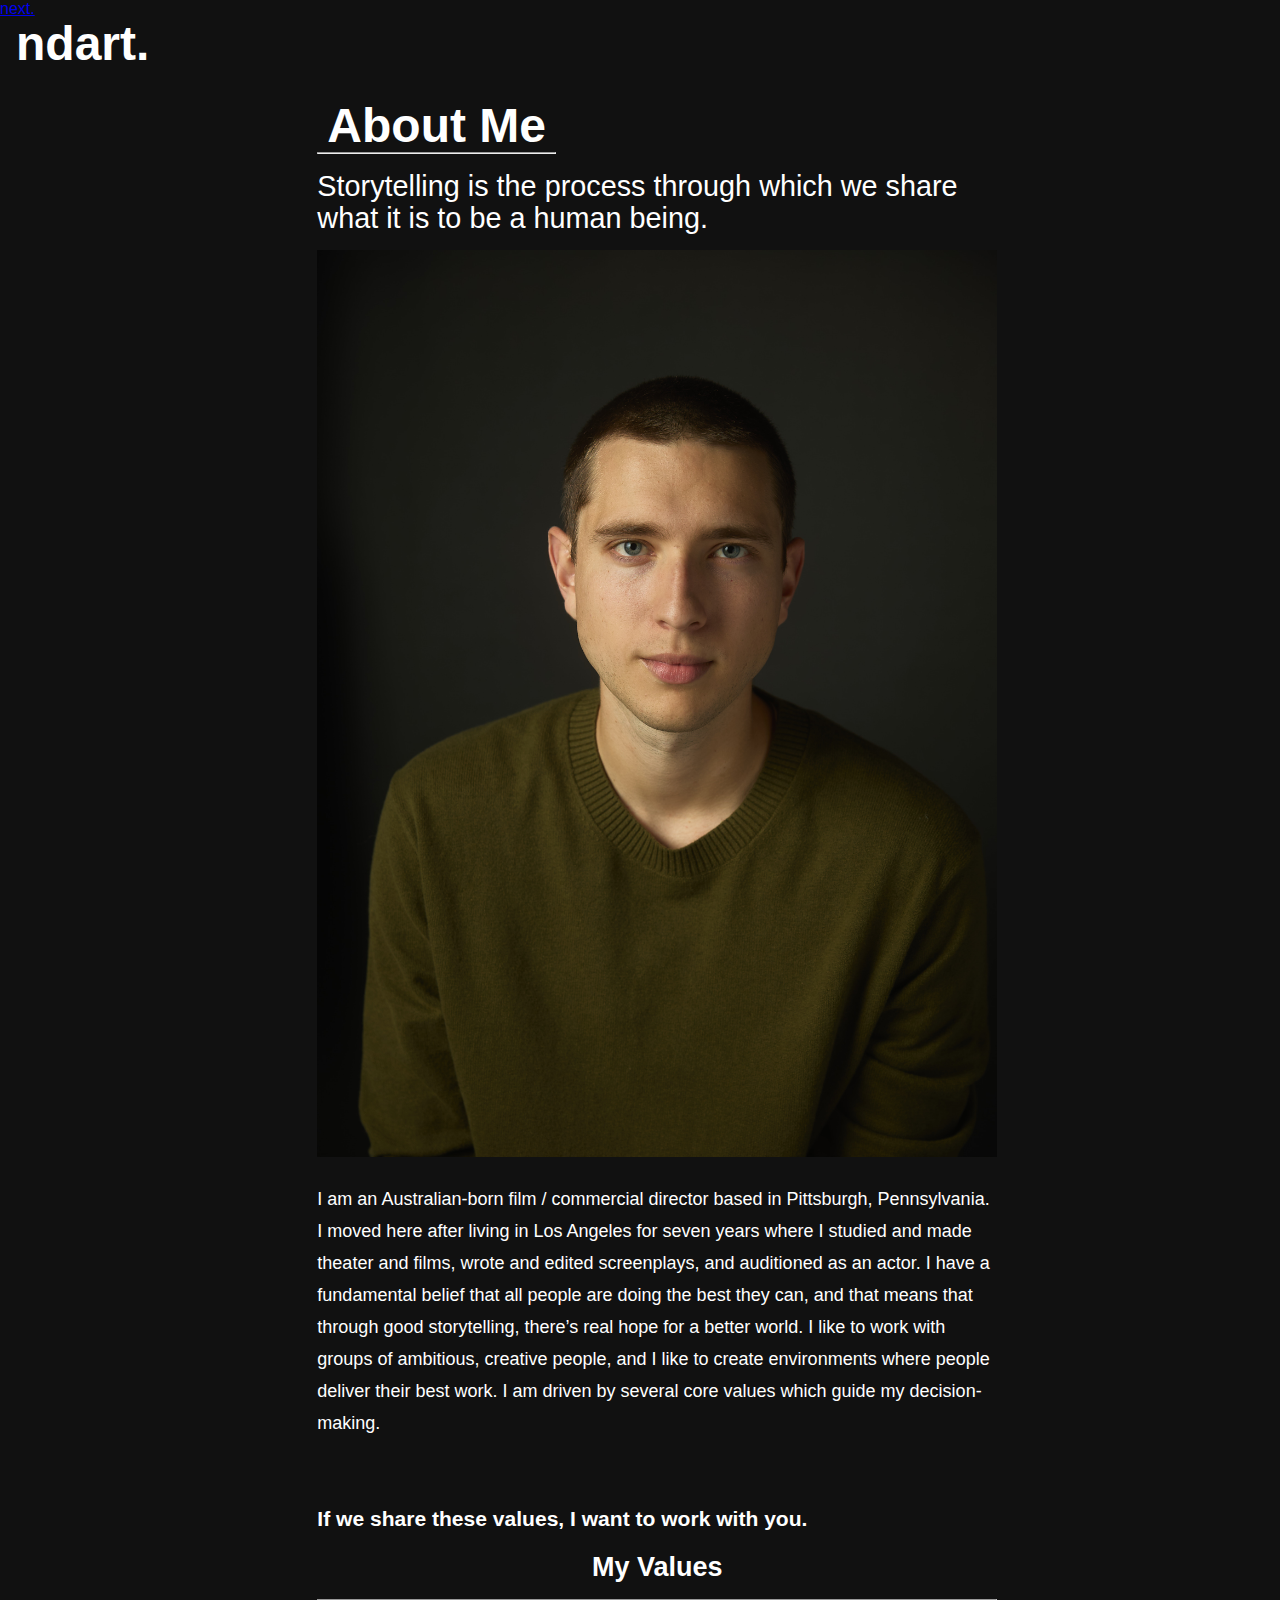
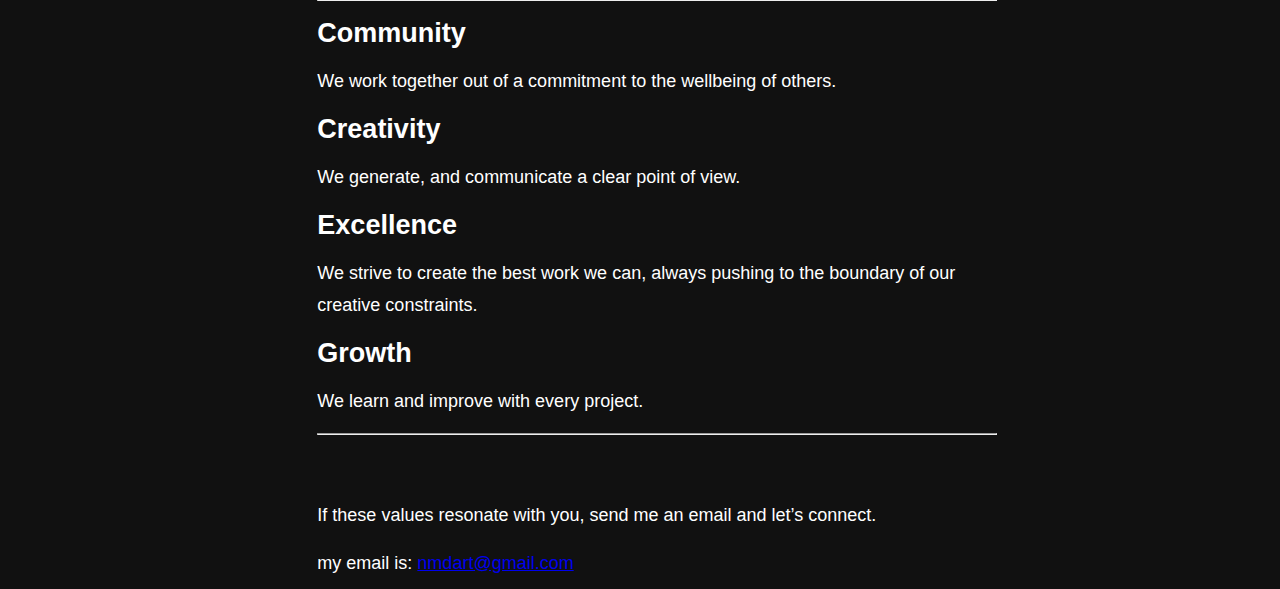
<file: pages/about.html>
<!DOCTYPE html>
<html lang="en">
<head>
    <meta charset="UTF-8">
    <meta name="viewport" content="width=device-width, initial-scale=1.0, viewport-fit=cover">
    <meta name="theme-color" content="#000000">
    <title>ndart - about</title>
    <link rel="icon" type="image/x-icon" href="../images/faviconn.png">
    <link rel="stylesheet" href="../styles.css">
    <link rel="stylesheet" href="../bgstyles.css">
    <link rel="stylesheet" href="../logostyle.css">
    <link rel="stylesheet" href="pagestyles.css">

    <!-- FONTS -->

    <link rel="preconnect" href="https://fonts.googleapis.com">
    <link rel="preconnect" href="https://fonts.gstatic.com" crossorigin>
    <link href="https://fonts.googleapis.com/css2?family=Inconsolata:wght@200..900&family=Newsreader:ital,opsz,wght@0,6..72,200..800;1,6..72,200..800&display=swap" rel="stylesheet">
</head>
<body>
    
    <div class="pageWrapper">
        
        <div class="pagesWrapper">
            <!-- <div class="bgImg"></div> -->
            <div class="headerNav">
                <a href="../index.html" class="logo">
                    <span class="short">ndart.</span>
                    <span class="long">nicholasdart.</span>
                </a>
                <ul class="headerMenu">
                    <li class="menuItem">
                        <a href="khan.html">next.</a>
                    </li>
                </ul>
            </div>
            
            <div class="contentWrapper">
                <!-- <div class="imageWrapper">
                    <img src="../images/nickAndBill.jpg" alt="Picture of nick on set with bill holman">
                </div> -->
                
                <div class="copyWrapper">
                    <div class="titleWrapper"><h1 class="title">About Me</h1> <hr></div>
                <div class="quoteBox">
    Storytelling is the process through which we share what it is to be a human being.
                </div>
                   <div class="headshot">
                    <img src="../images/Dart_Portraits_Busigo03912.jpg" class="headshotimg" alt="nickdart headshot">
                   </div>
<p>
    I am an Australian-born film / commercial director based in Pittsburgh, Pennsylvania. I moved here after living in Los Angeles for seven years where I studied and made theater and films, wrote and edited screenplays, and auditioned as an actor. I have a fundamental belief that all people are doing the best they can, and that means that through good storytelling, there’s real hope for a better world. I like to work with groups of ambitious, creative people, and I like to create environments where people deliver their best work. I am driven by several core values which guide my decision-making.
</p>
<p>
    &nbsp;
</p>
<h3>
    If we share these values, I want to work with you.
</h3>
<h2 style="text-align:center;">
   My Values
</h2>
<hr>
<h2>
    Community
</h2>
<p>
    We work together out of a commitment to the wellbeing of others.
</p>
<h2>
    Creativity
</h2>
<p>
    We generate, and communicate a clear point of view.
</p>
<h2>
    Excellence
</h2>
<p>
    We strive to create the best work we can, always pushing to the boundary of our creative constraints.
</p>
<h2>
    Growth
</h2>
<p>
    We learn and improve with every project.
</p> <hr>
<p>
    &nbsp;
</p>
<p>
    If these values resonate with you, send me an email and let’s connect.
</p>

<div class="footer">
                <div class="--sansSerif">
                    my email is: <a href="mailto:nmdart@gmail.com" style="text-decoration: underline;">nmdart@gmail.com</a>
                </div>
                
            </div>
                </div>
                
                
                
            </div>
            
        </div>
    </div>
</body>
<script src="../app.js"></script>
</html>
</file>
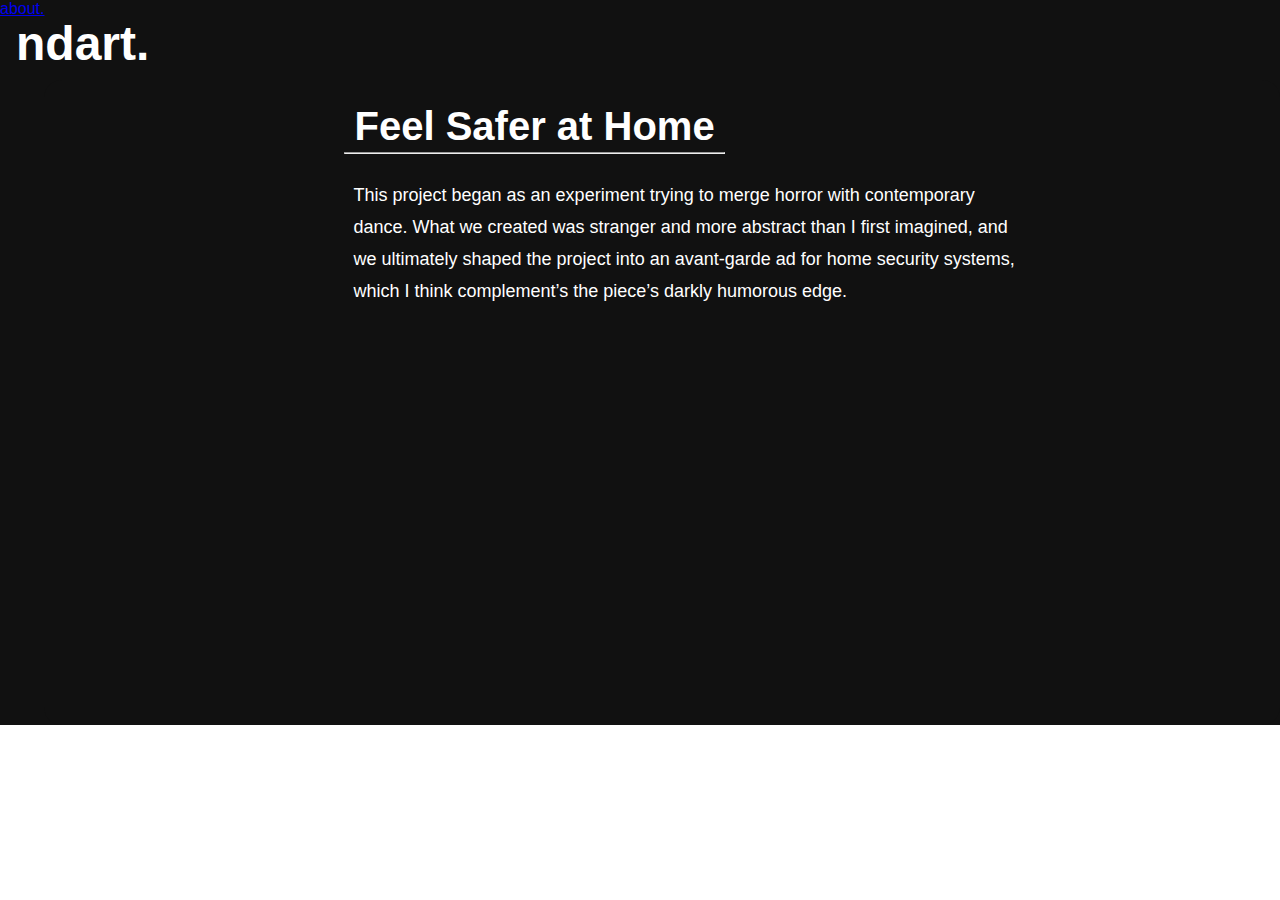
<file: pages/adt.html>
<!DOCTYPE html>
<html lang="en">
<head>
    <meta charset="UTF-8">
    <meta name="viewport" content="width=device-width, initial-scale=1.0, viewport-fit=cover">
    <meta name="theme-color" content="#000000">
    <title>ndart - safer at home</title>
    <link rel="icon" type="image/x-icon" href="../images/faviconn.png">
    <link rel="stylesheet" href="../styles.css">
    <link rel="stylesheet" href="../bgstyles.css">
    <link rel="stylesheet" href="../logostyle.css">
    <link rel="stylesheet" href="pagestyles.css">

    <!-- FONTS -->

    <link rel="preconnect" href="https://fonts.googleapis.com">
    <link rel="preconnect" href="https://fonts.gstatic.com" crossorigin>
    <link href="https://fonts.googleapis.com/css2?family=Inconsolata:wght@200..900&family=Newsreader:ital,opsz,wght@0,6..72,200..800;1,6..72,200..800&display=swap" rel="stylesheet">
</head>
<body>
    
    <div class="pageWrapper">
        
        <div class="pagesWrapper">
            <!-- <div class="bgImg"></div> -->
            <div class="headerNav">
                <a href="../index.html" class="logo">
                    <span class="short">ndart.</span>
                    <span class="long">nicholasdart.</span>
                </a>
                <ul class="headerMenu">
                    <li class="menuItem">
                        <a href="about.html">about.</a>
                    </li>
                </ul>
            </div>
            
            <div class="contentWrapper">
                <div class="copyBg">
              
                <!-- <div class="imageWrapper">
                    <img src="../images/nickAndBill.jpg" alt="Picture of nick on set with bill holman">
                </div> -->
                
                <div class="copyWrapper">
                    <div class="titleWrapper"><h1 class="title" style="font-size: 2.5rem;">Feel Safer at Home</h1> <hr></div>
                <div class="box copyBox">
                        <p style="font: inherit">
                            This project began as an experiment trying to merge horror with contemporary dance. What we created was stranger and more abstract than I first imagined, and we ultimately shaped the project into an avant-garde ad for home security systems, which I think complement’s the piece’s darkly humorous edge. 
                        </p>
                    </div>
                    <div class="box videoWrapper sixteenNine">
                        <iframe src="https://player.vimeo.com/video/854526653?h=d6e00e43cb&amp;badge=0&amp;autopause=0&amp;player_id=0&amp;app_id=58479&amp;autoplay=1&amp;muted=1&amp;loop=1" frameborder="0" allow="autoplay; fullscreen; picture-in-picture; clipboard-write; encrypted-media" referrerpolicy="strict-origin-when-cross-origin" title="Feel Safer at Home" class="iframeVideo"></iframe>
                    <div class="box creditBox --sansSerif">
                        <h3 style="font: inherit;">dir. nicholas dart. starring. mitsy sanderson. dante gonzalez-abreu</h3>
                    </div>
                    <div class="box creditBox --sansSerif">
                        2023
                </div>
                </div>
                </div>
                
                
            </div>
            
        </div>
    </div>
</body>
<script src="../app.js"></script>
</html>
</file>
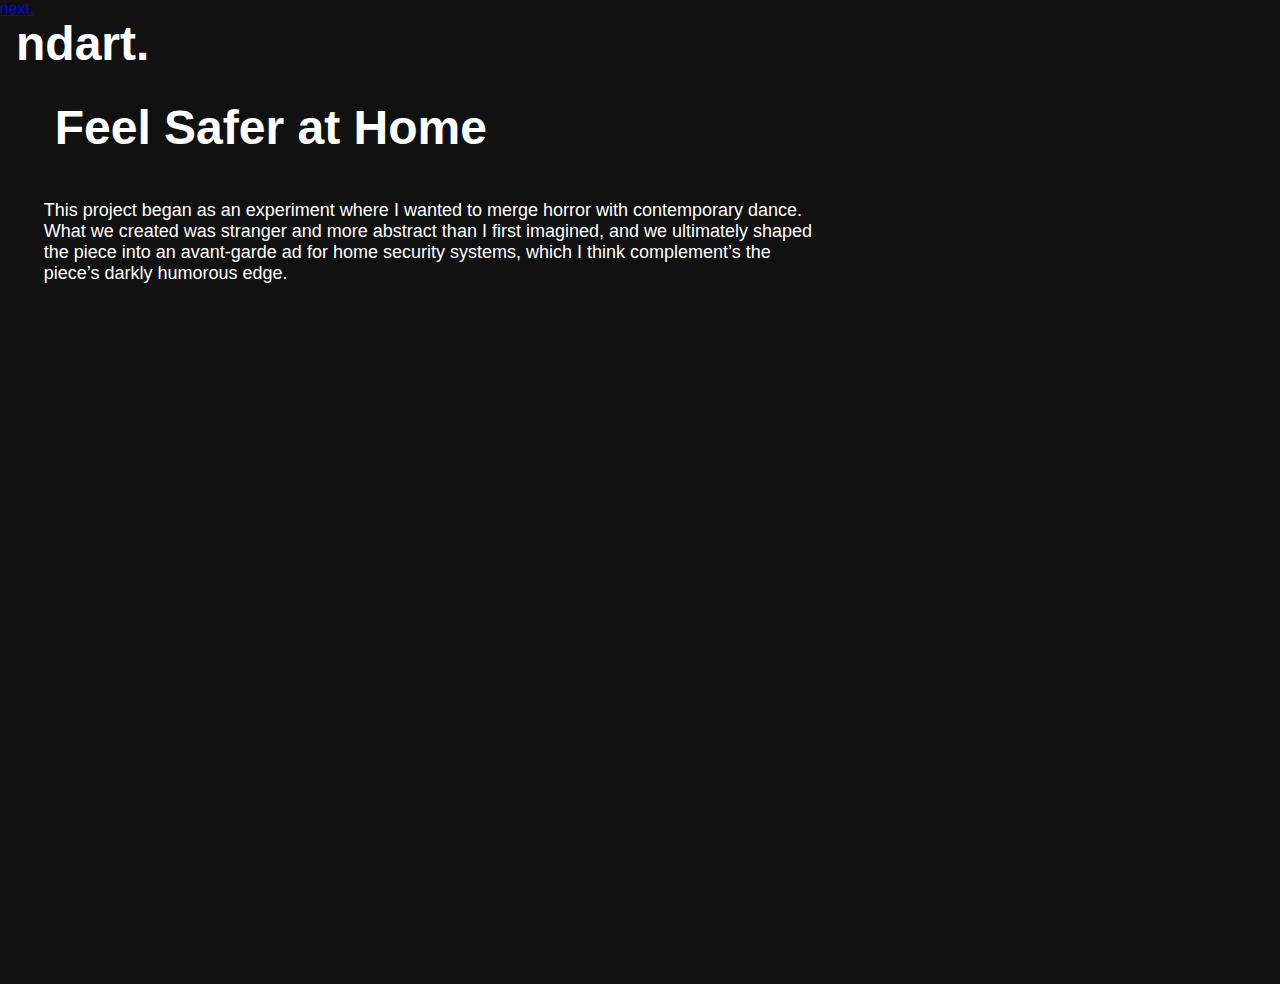
<file: pages/adt2.html>
<!DOCTYPE html>
<html lang="en">
<head>
    <meta charset="UTF-8">
    <meta name="viewport" content="width=device-width, initial-scale=1.0, viewport-fit=cover">
    <meta name="theme-color" content="#000000">
    <title>ndart</title>
    <link rel="stylesheet" href="../styles.css">
    <link rel="stylesheet" href="../bgstyles.css">
    <link rel="stylesheet" href="../logostyle.css">
    <link rel="stylesheet" href="pagestyles.css">

    <!-- FONTS -->

    <link rel="preconnect" href="https://fonts.googleapis.com">
    <link rel="preconnect" href="https://fonts.gstatic.com" crossorigin>
    <link href="https://fonts.googleapis.com/css2?family=Inconsolata:wght@200..900&family=Newsreader:ital,opsz,wght@0,6..72,200..800;1,6..72,200..800&display=swap" rel="stylesheet">
</head>
<body>
    
    <div class="pageWrapper">
        
        <div class="pagesWrapper">
            <!-- <div class="bgImg"></div> -->
            <div class="headerNav">
                <a href="../index.html" class="logo">
                    <span class="short">ndart.</span>
                    <span class="long">nicholas dart.</span>
                </a>
                <ul class="headerMenu">
                    <li class="menuItem">
                        <a href="gemini.html">next.</a>
                    </li>
                </ul>
            </div>
                
                <div class="contentWrapper">
                    <!-- <div class="backgroundImg"></div> -->
                    <!-- <div class="backgroundGrain"></div> -->
                    <div class="title"><h1 class="title">Feel Safer at Home</h1> </div>
                    
                    <div class="box copyBox">
                        <p style="font: inherit">
                            This project began as an experiment where I wanted to merge horror with contemporary dance. What we created was stranger and more abstract than I first imagined, and we ultimately shaped the piece into an avant-garde ad for home security systems, which I think complement’s the piece’s darkly humorous edge. 
                        </p>
                    </div>
                    <div class="box videoWrapper sixteenNine">
                        <iframe src="https://player.vimeo.com/video/854526653?h=d6e00e43cb&amp;badge=0&amp;autopause=0&amp;player_id=0&amp;app_id=58479&amp;autoplay=1&amp;muted=1&amp;loop=1" frameborder="0" allow="autoplay; fullscreen; picture-in-picture; clipboard-write; encrypted-media" referrerpolicy="strict-origin-when-cross-origin" title="Feel Safer at Home" class="iframeVideo"></iframe>
                    <div class="box creditBox --sansSerif">
                        <h3 style="font: inherit;">dir. nicholas dart. starring. mitsy sanderson. dante gonzalez-abreu</h3>
                    </div>
                </div>
                
            </div>
        </div>
    </div>
</body>
<script src="../app.js"></script>
</html>
</file>
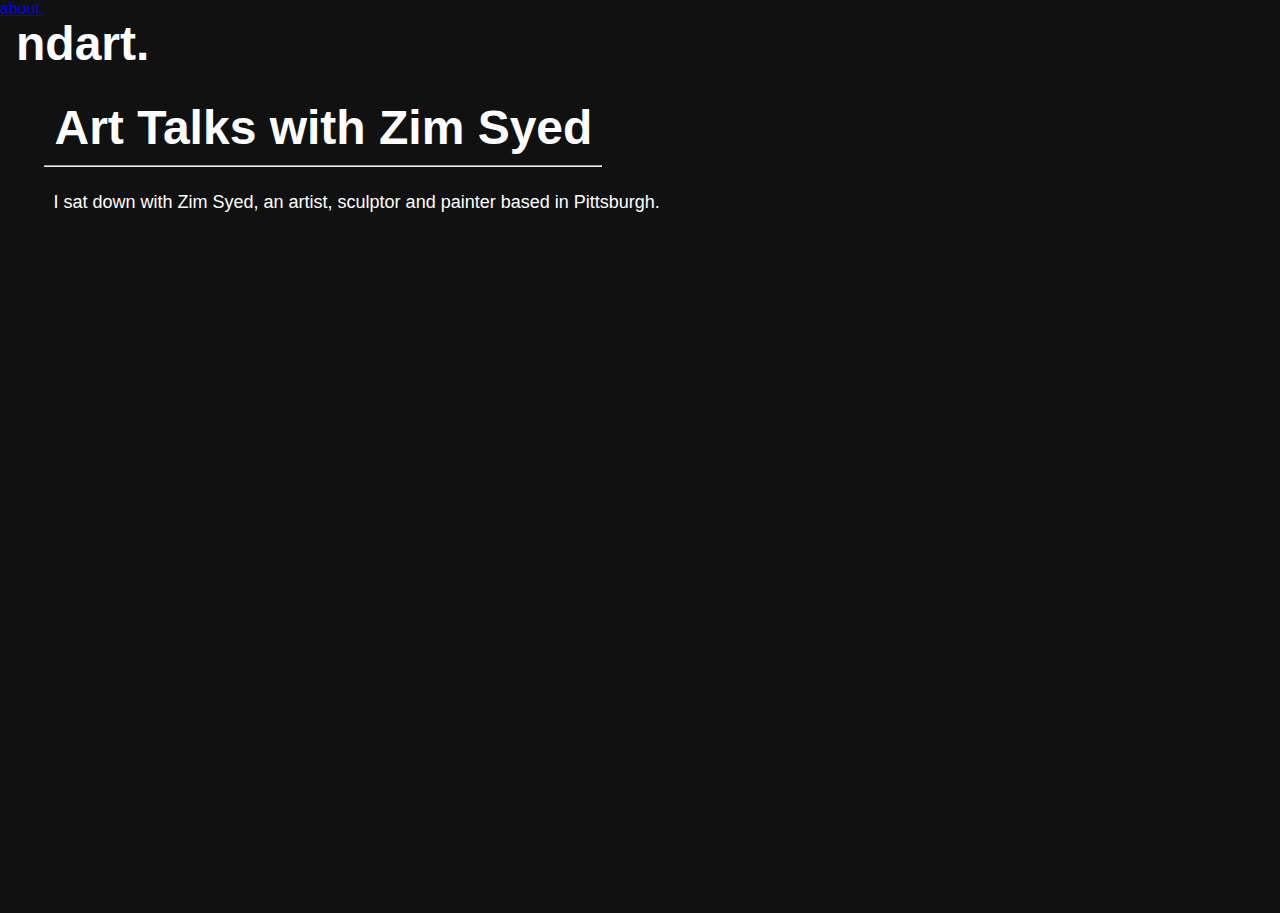
<file: pages/arttalks.html>
<!DOCTYPE html>
<html lang="en">
<head>
    <meta charset="UTF-8">
    <meta name="viewport" content="width=device-width, initial-scale=1.0, viewport-fit=cover">
    <meta name="theme-color" content="#000000">
    <title>ndart</title>
    <link rel="stylesheet" href="../styles.css">
    <link rel="stylesheet" href="../bgstyles.css">
    <link rel="stylesheet" href="../logostyle.css">
    <link rel="stylesheet" href="pagestyles.css">

    <!-- FONTS -->

    <link rel="preconnect" href="https://fonts.googleapis.com">
    <link rel="preconnect" href="https://fonts.gstatic.com" crossorigin>
    <link href="https://fonts.googleapis.com/css2?family=Inconsolata:wght@200..900&family=Newsreader:ital,opsz,wght@0,6..72,200..800;1,6..72,200..800&display=swap" rel="stylesheet">
</head>
<body>
    
    <div class="pageWrapper">
        
        <div class="pagesWrapper">
            <!-- <div class="bgImg"></div> -->
            <div class="headerNav">
                <a href="../index.html" class="logo">
                    <span class="short">ndart.</span>
                    <span class="long">nicholasdart.</span>
                </a>
                <ul class="headerMenu">
                    <li class="menuItem">
                        <a href="about.html">about.</a>
                    </li>
                </ul>
            </div>
                
                <div class="contentWrapper">
                    <!-- <div class="backgroundImg"></div> -->
                    <!-- <div class="backgroundGrain"></div> -->
                   <div class="titleWrapper">
                    <h1 class="title">Art Talks with Zim Syed</h1>
                    <hr>
                </div>
                    <div class="box copyBox">
                        <p style="font: inherit">
                            I sat down with Zim Syed, an artist, sculptor and painter based in Pittsburgh.
                        </p>
                    </div>
                    <div class="box videoWrapper sixteenNine">
                        <iframe src="https://player.vimeo.com/video/1178952662?h=5c90cf79a6&amp;autopause=0&amp;player_id=0&amp;app_id=58479&amp;autoplay=1&amp;muted=1&amp;loop=1#t=0s" allow="autoplay; fullscreen; picture-in-picture; encrypted-media;" referrerpolicy="strict-origin-when-cross-origin"  title="Sisters in Zion" class="iframeVideo"></iframe>
                    <div class="box creditBox --sansSerif">
                        <h3 style="font: inherit;">dir. nicholas dart. starring. zim syed</h3>
                    </div>
                    <div class="box creditBox --sansSerif">
                        2023
                    </div>
                </div>
                
            </div>
        </div>
    </div>
</body>
<script src="../app.js"></script>
</html>
</file>
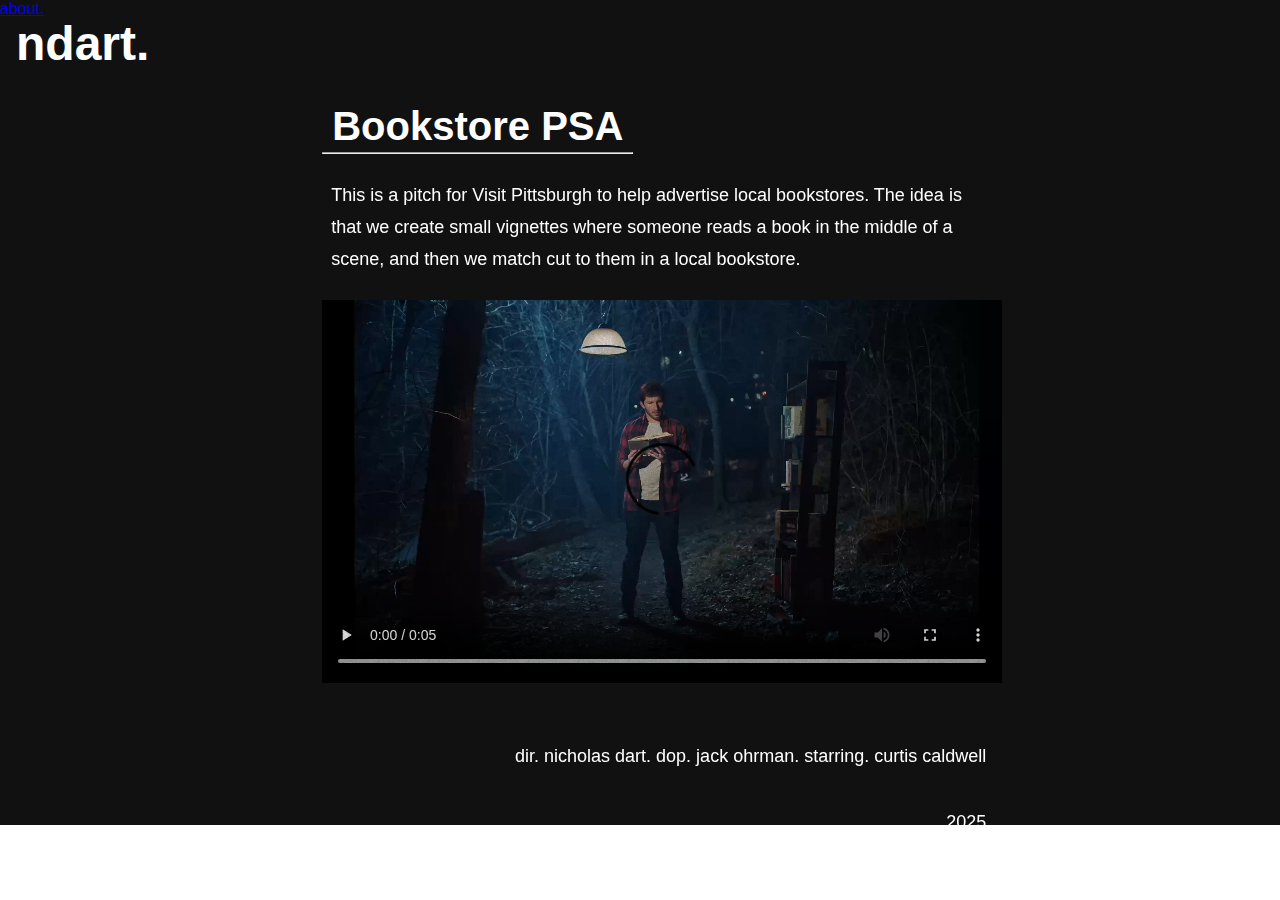
<file: pages/bookstores.html>
<!DOCTYPE html>
<html lang="en">
<head>
    <meta charset="UTF-8">
    <meta name="viewport" content="width=device-width, initial-scale=1.0, viewport-fit=cover">
    <meta name="theme-color" content="#000000">
    <title>ndart - bookstores</title>
    <link rel="icon" type="image/x-icon" href="../images/faviconn.png">
    <link rel="stylesheet" href="../styles.css">
    <link rel="stylesheet" href="../bgstyles.css">
    <link rel="stylesheet" href="../aspectRatioChanger.css">
    <link rel="stylesheet" href="../logostyle.css">
    <link rel="stylesheet" href="pagestyles.css">

    <!-- FONTS -->

    <link rel="preconnect" href="https://fonts.googleapis.com">
    <link rel="preconnect" href="https://fonts.gstatic.com" crossorigin>
    <link href="https://fonts.googleapis.com/css2?family=Inconsolata:wght@200..900&family=Newsreader:ital,opsz,wght@0,6..72,200..800;1,6..72,200..800&display=swap" rel="stylesheet">
</head>
<body>
    
    <div class="pageWrapper">
        
        <div class="pagesWrapper">
            <!-- <div class="bgImg"></div> -->
            <div class="headerNav">
                <a href="../index.html" class="logo">
                    <span class="short">ndart.</span>
                    <span class="long">nicholasdart.</span>
                </a>
                <ul class="headerMenu">
                    <li class="menuItem">
                        <a href="about.html">about.</a>
                    </li>
                </ul>
            </div>
            
            <div class="contentWrapper">
                <!-- <div class="imageWrapper">
                    <img src="../images/nickAndBill.jpg" alt="Picture of nick on set with bill holman">
                </div> -->
                
                <div class="copyWrapper">
                    <div class="titleWrapper"><h1 class="title" style="font-size: 2.5rem;">Bookstore PSA</h1> <hr></div>
                <div class="box copyBox">
                        <p style="font: inherit">
                            This is a pitch for Visit Pittsburgh to help advertise local bookstores. The idea is that we create small vignettes where someone reads a book in the middle of a scene, and then we match cut to them in a local bookstore. 
                        </p>
                        
                    </div>
                    <div class="fixingDiv">
                        <video controls autoplay playsinline loop src="../video/Books2.mp4" class="fixing"></video>
                        <div class="grain grainVid"></div>
                    </div>
                    <div class="box creditBox --sansSerif">
                        <h3 style="font: inherit;">dir. nicholas dart. dop. jack ohrman. starring. curtis caldwell</h3>
                    </div>
                   
                    <div class="box creditBox --sansSerif">
                        2025
                    </div>
                    
                </div>
                
                    

            
        </div>
    </div>
</body>
<script src="../app.js"></script>
</html>
</file>
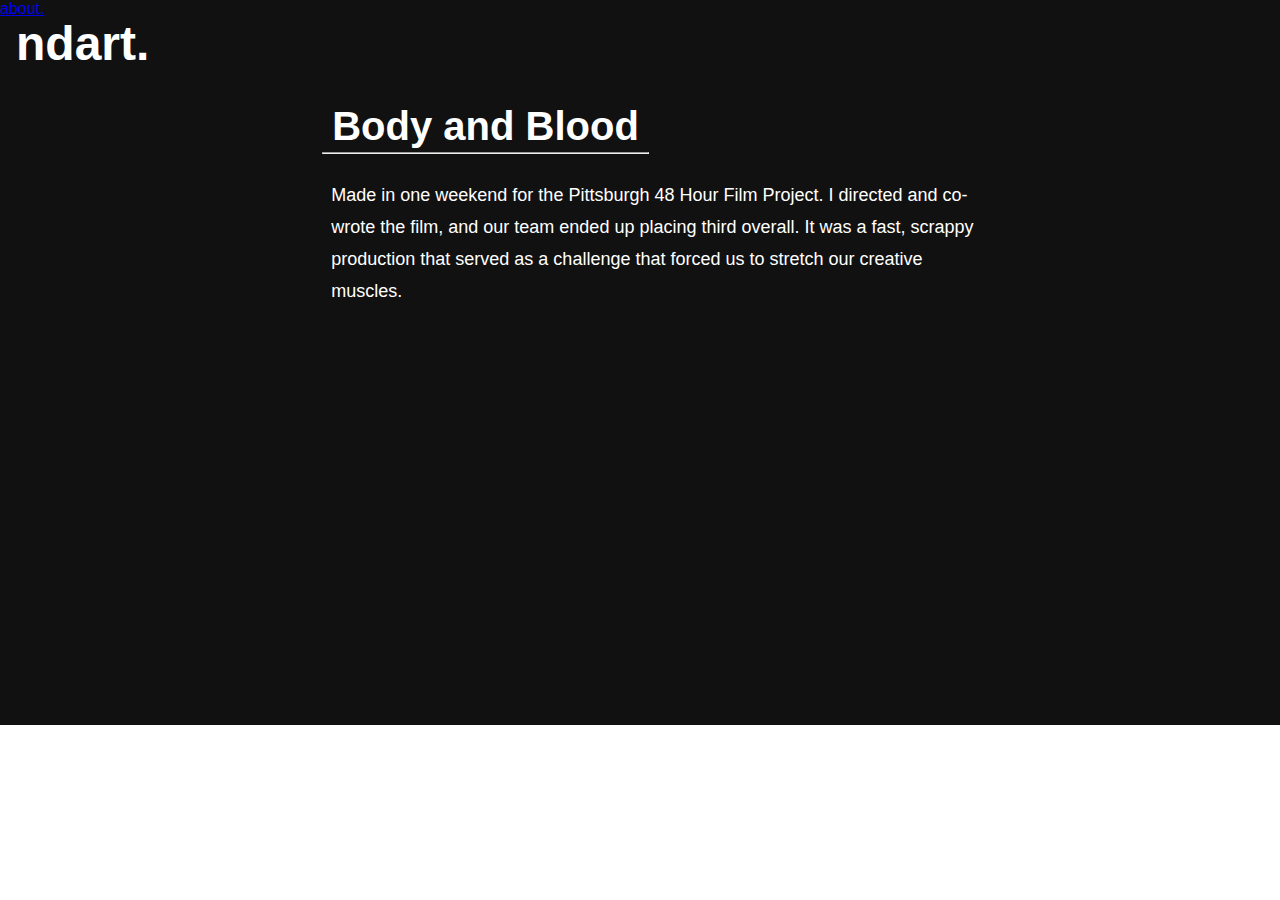
<file: pages/comp.html>
<!DOCTYPE html>
<html lang="en">
<head>
    <meta charset="UTF-8">
    <meta name="viewport" content="width=device-width, initial-scale=1.0, viewport-fit=cover">
    <meta name="theme-color" content="#000000">
    <title>ndart - competitions</title>
    <link rel="icon" type="image/x-icon" href="../images/faviconn.png">
    <link rel="stylesheet" href="../styles.css">
    <link rel="stylesheet" href="../bgstyles.css">
    <link rel="stylesheet" href="../logostyle.css">
    <link rel="stylesheet" href="pagestyles.css">

    <!-- FONTS -->

    <link rel="preconnect" href="https://fonts.googleapis.com">
    <link rel="preconnect" href="https://fonts.gstatic.com" crossorigin>
    <link href="https://fonts.googleapis.com/css2?family=Inconsolata:wght@200..900&family=Newsreader:ital,opsz,wght@0,6..72,200..800;1,6..72,200..800&display=swap" rel="stylesheet">
</head>
<body>
    
    <div class="pageWrapper">
        
        <div class="pagesWrapper">
            <!-- <div class="bgImg"></div> -->
            <div class="headerNav">
                <a href="../index.html" class="logo">
                    <span class="short">ndart.</span>
                    <span class="long">nicholasdart.</span>
                </a>
                <ul class="headerMenu">
                    <li class="menuItem">
                        <a href="about.html">about.</a>
                    </li>
                </ul>
            </div>
            
            <div class="contentWrapper"> 
                <div class="copyWrapper">
                    <div class="titleWrapper"><h1 class="title" style="font-size: 2.5rem;">Body and Blood</h1> <hr></div>
                <div class="box copyBox">
                        <p style="font: inherit">
                            Made in one weekend for the Pittsburgh 48 Hour Film Project. I directed and co-wrote the film, and our team ended up placing third overall. It was a fast, scrappy production that served as a challenge that forced us to stretch our creative muscles.
                        </p>
                    </div>
                    <div class="box videoWrapper sixteenNine">
                        <iframe src="https://player.vimeo.com/video/870121999?h=52c72cff33&amp;badge=0&amp;autopause=0&amp;player_id=0&amp;app_id=58479&amp;autoplay=0&amp;muted=1&amp;loop=1#t=19s" frameborder="0" allow="autoplay; fullscreen; picture-in-picture; clipboard-write; encrypted-media;" referrerpolicy="strict-origin-when-cross-origin" title="FlashLatchStrikeUHD" class="iframeVideo"></iframe>
                    <div class="box creditBox --sansSerif">
                        <h3 style="font: inherit;">dir. nicholas dart. dop. reils o'neil. written by. nicholas dart. max kassidy.</h3>
                    </div>
                    <div class="box creditBox --sansSerif">
                        2023
                </div>
                 <div class="titleWrapper"><h1 class="title" style="font-size: 2.5rem;">Budget Cuts</h1> <hr></div>
                <div class="box copyBox">
                        <p style="font: inherit">
                            Again made in one weekend, this film was part of an international 48 hour film competition. 
                        </p>
                    </div>
                    <div class="box videoWrapper sixteenNine">
                        <iframe src="https://player.vimeo.com/video/890923150?h=10aa96fded&amp;badge=0&amp;autopause=0&amp;player_id=0&amp;app_id=58479&amp;autoplay=0&amp;muted=1&amp;loop=1#t=17s" frameborder="0" allow="autoplay; fullscreen; picture-in-picture; clipboard-write; encrypted-media;" referrerpolicy="strict-origin-when-cross-origin" title="FlashLatchStrikeUHD" class="iframeVideo"></iframe>
                    <div class="box creditBox --sansSerif">
                        <h3 style="font: inherit;">dir. nicholas dart. dop. reils o'neil.</h3>
                    </div>
                    <div class="box creditBox --sansSerif">
                        2023
                </div>
                </div>
                </div>
                
                
                
                

            
        </div>
    </div>
</body>
<script src="../app.js"></script>
</html>
</file>
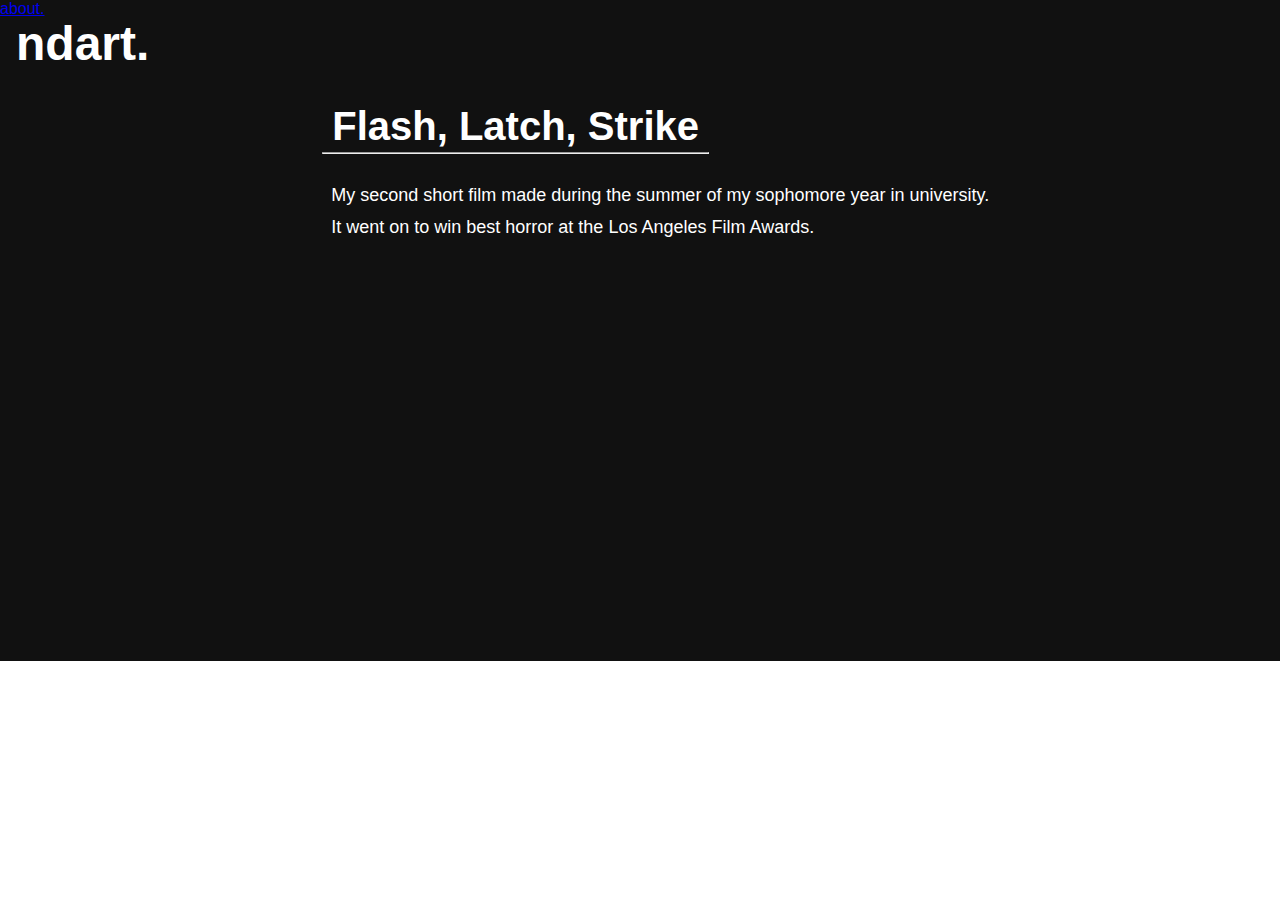
<file: pages/flashlatchstrike.html>
<!DOCTYPE html>
<html lang="en">
<head>
    <meta charset="UTF-8">
    <meta name="viewport" content="width=device-width, initial-scale=1.0, viewport-fit=cover">
    <meta name="theme-color" content="#000000">
    <title>ndart</title>
    <link rel="stylesheet" href="../styles.css">
    <link rel="stylesheet" href="../bgstyles.css">
    <link rel="stylesheet" href="../logostyle.css">
    <link rel="stylesheet" href="pagestyles.css">

    <!-- FONTS -->

    <link rel="preconnect" href="https://fonts.googleapis.com">
    <link rel="preconnect" href="https://fonts.gstatic.com" crossorigin>
    <link href="https://fonts.googleapis.com/css2?family=Inconsolata:wght@200..900&family=Newsreader:ital,opsz,wght@0,6..72,200..800;1,6..72,200..800&display=swap" rel="stylesheet">
</head>
<body>
    
    <div class="pageWrapper">
        
        <div class="pagesWrapper">
            <!-- <div class="bgImg"></div> -->
            <div class="headerNav">
                <a href="../index.html" class="logo">
                    <span class="short">ndart.</span>
                    <span class="long">nicholasdart.</span>
                </a>
                <ul class="headerMenu">
                    <li class="menuItem">
                        <a href="about.html">about.</a>
                    </li>
                </ul>
            </div>
            
            <div class="contentWrapper"> 
                <div class="copyWrapper">
                    <div class="titleWrapper"><h1 class="title" style="font-size: 2.5rem;">Flash, Latch, Strike</h1> <hr></div>
                <div class="box copyBox">
                        <p style="font: inherit">
                            My second short film made during the summer of my sophomore year in university. It went on to win best horror at the Los Angeles Film Awards. 
                        </p>
                    </div>
                    <div class="box videoWrapper sixteenNine">
                        <iframe src="https://player.vimeo.com/video/790379690?h=123de7d881&amp;badge=0&amp;autopause=0&amp;player_id=0&amp;app_id=58479&amp;autoplay=1&amp;muted=1&amp;loop=1" frameborder="0" allow="autoplay; fullscreen; picture-in-picture; clipboard-write; encrypted-media;" referrerpolicy="strict-origin-when-cross-origin" title="FlashLatchStrikeUHD" class="iframeVideo"></iframe>
                    <div class="box creditBox --sansSerif">
                        <h3 style="font: inherit;">dir. nicholas dart. dop. griffin voth. starring. rynier gaffney. louie enriquez</h3>
                    </div>
                    <div class="box creditBox --sansSerif">
                        2018
                </div>
                </div>
                </div>
                
                

            
        </div>
    </div>
</body>
<script src="../app.js"></script>
</html>
</file>
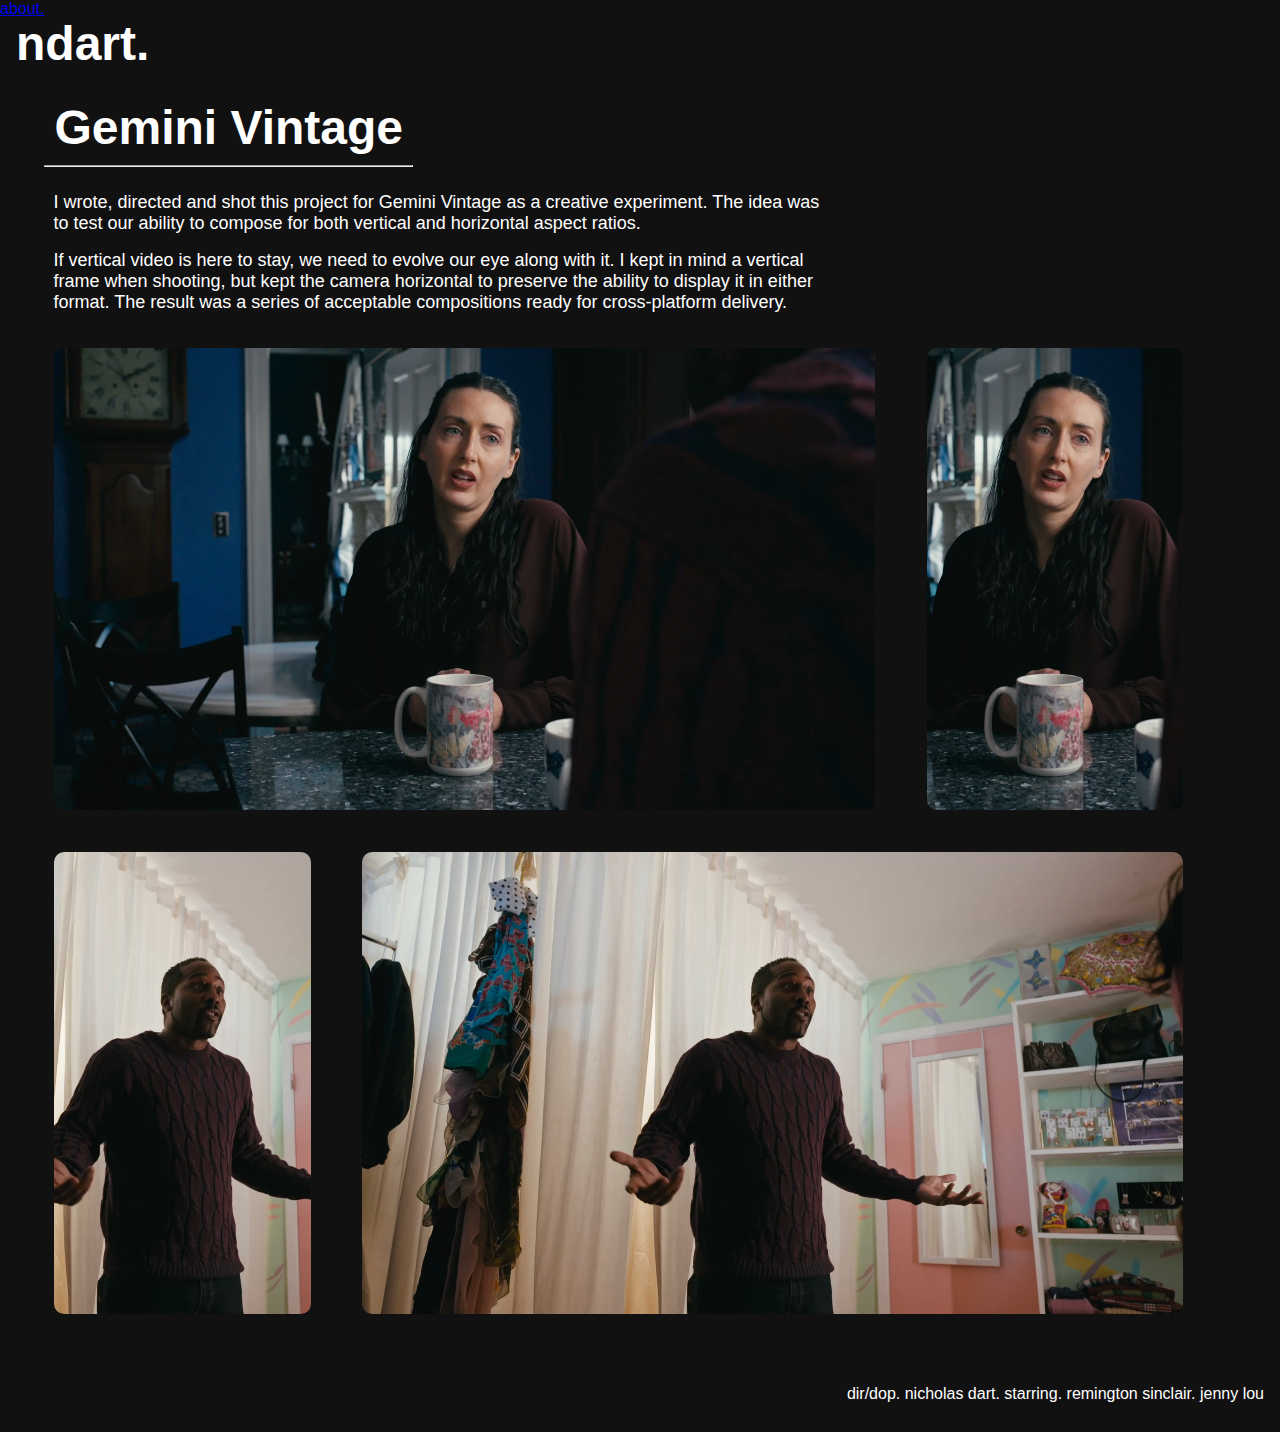
<file: pages/gemini.html>
<!DOCTYPE html>
<html lang="en">
<head>
    <meta charset="UTF-8">
    <meta name="viewport" content="width=device-width, initial-scale=1.0, viewport-fit=cover">
    <meta name="theme-color" content="#000000">
    <title>ndart - vintage</title>
    <link rel="icon" type="image/x-icon" href="../images/faviconn.png">
    <link rel="stylesheet" href="../styles.css">
    <link rel="stylesheet" href="../aspectRatioChanger.css">
    <link rel="stylesheet" href="../bgstyles.css">
    <link rel="stylesheet" href="../logostyle.css">
    <link rel="stylesheet" href="pagestyles.css">

    <!-- FONTS -->

    <link rel="preconnect" href="https://fonts.googleapis.com">
    <link rel="preconnect" href="https://fonts.gstatic.com" crossorigin>
    <link href="https://fonts.googleapis.com/css2?family=Inconsolata:wght@200..900&family=Newsreader:ital,opsz,wght@0,6..72,200..800;1,6..72,200..800&display=swap" rel="stylesheet">
</head>
<body>
    
    <div class="pageWrapper">
        
        <div class="pagesWrapper">
            <!-- <div class="bgImg"></div> -->
            <div class="headerNav">
                <a href="../index.html" class="logo">
                    <span class="short">ndart.</span>
                    <span class="long">nicholasdart.</span>
                </a>
                <ul class="headerMenu">
                    <li class="menuItem">
                        <a href="about.html">about.</a>
                    </li>
                </ul>
            </div>
            
            <div class="contentWrapper">
                <div class="titleWrapper">
                    <h1 class="title">Gemini Vintage</h1>
                    <hr>
                </div>
                
                <div class="box copyBox">
                    <p style="font: inherit">
                        I wrote, directed and shot this project for Gemini Vintage as a creative experiment. The idea was to test our ability to compose for both vertical and horizontal aspect ratios. 
</p>
<p> If vertical video is here to stay, we need to evolve our eye along with it. I kept in mind a vertical frame when shooting, but kept the camera horizontal to preserve the ability to display it in either format. The result was a series of acceptable compositions ready for cross-platform delivery. </p>
                </div>
                <div class="gridContainer">
                <div class="videoGrid">
                    <video autoplay muted loop src="../video/Gemini4.mp4" class="gridVideo"></video>
                    <video autoplay muted loop src="../video/Gemini4.mp4" class="gridVideo arVertical"></video>
                </div>
                <div class="videoGrid2">
                    <video autoplay muted loop playsinline src="../video/Gemini3.mp4" class="gridVideo arVertical"></video>
                    <video autoplay muted loop playsinline src="../video/Gemini3.mp4" class="gridVideo"></video>
                </div>
                </div>
                <div class="box creditBox --sansSerif">
                    dir/dop. nicholas dart. starring. remington sinclair. jenny lou
                </div>
                <div class="box creditBox --sansSerif">
                        2025
                    </div>
                
            </div>
        </div>
    </div>
</body>
<script src="../app.js"></script>
</html>
</file>
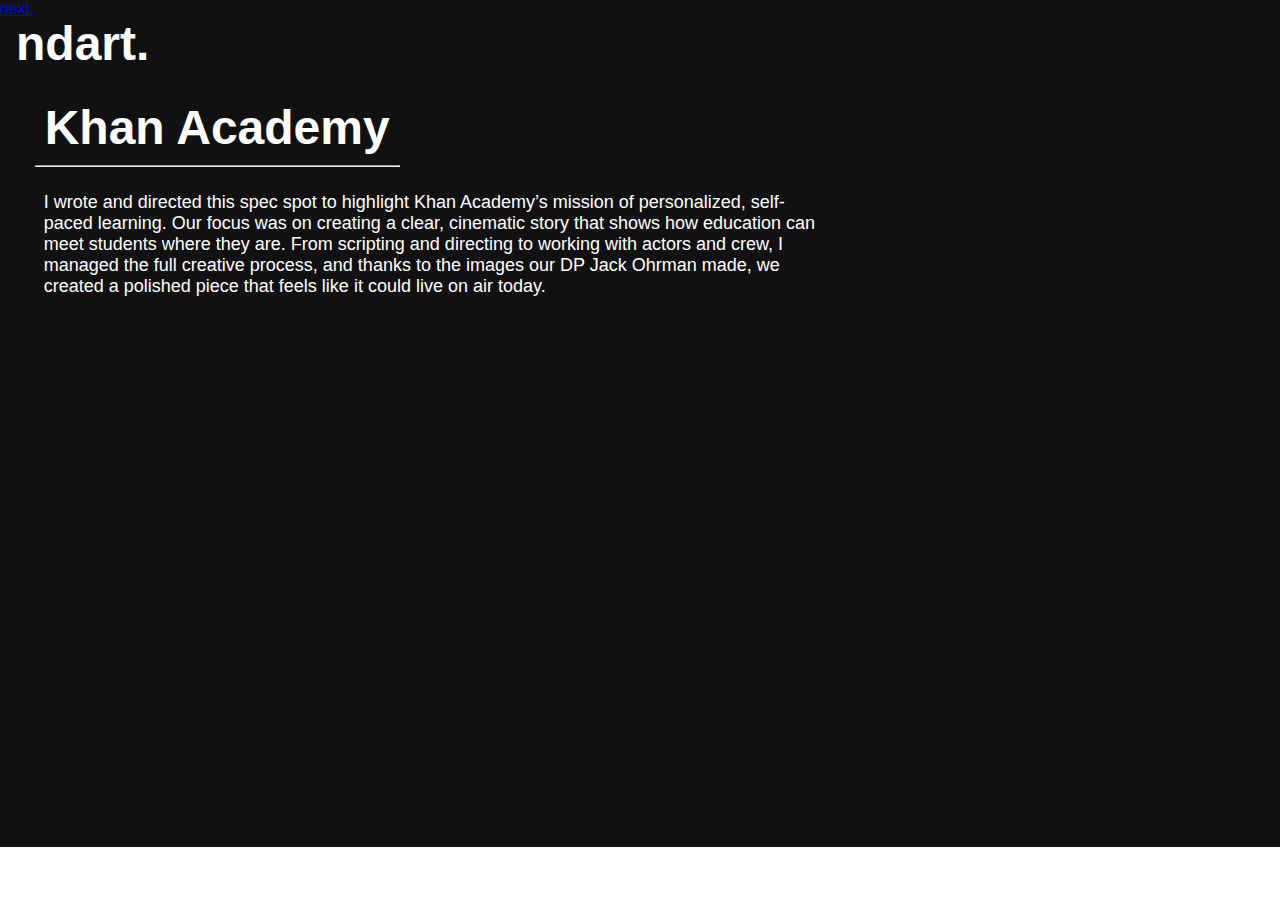
<file: pages/khan.html>
<!DOCTYPE html>
<html lang="en">
<head>
    <meta charset="UTF-8">
    <meta name="viewport" content="width=device-width, initial-scale=1.0, viewport-fit=cover">
    <meta name="theme-color" content="#000000">
    <title>ndart</title>
    <link rel="stylesheet" href="../styles.css">
    <link rel="stylesheet" href="../bgstyles.css">
    <link rel="stylesheet" href="../logostyle.css">
    <link rel="stylesheet" href="pagestyles.css">

    <!-- FONTS -->

    <link rel="preconnect" href="https://fonts.googleapis.com">
    <link rel="preconnect" href="https://fonts.gstatic.com" crossorigin>
    <link href="https://fonts.googleapis.com/css2?family=Inconsolata:wght@200..900&family=Newsreader:ital,opsz,wght@0,6..72,200..800;1,6..72,200..800&display=swap" rel="stylesheet">
</head>
<body>
    
    <div class="pageWrapper">
        
        <div class="pagesWrapper">
            <!-- <div class="bgImg"></div> -->
            <div class="headerNav">
                <a href="../index.html" class="logo">
                    <span class="short">ndart.</span>
                    <span class="long">nicholas dart.</span>
                </a>
                <ul class="headerMenu">
                    <li class="menuItem">
                        <a href="zion.html">next.</a>
                    </li>
                </ul>
            </div>
            
            <div class="contentWrapper">
                <div class="titleWrapper">
                    <h1 class="title">Khan Academy</h1>
                    <hr>
                </div>
                
                <div class="box copyBox">
                    <p style="font: inherit">
                        I wrote and directed this spec spot to highlight Khan Academy’s mission of personalized, self-paced learning. Our focus was on creating a clear, cinematic story that shows how education can meet students where they are. From scripting and directing to working with actors and crew, I managed the full creative process, and thanks to the images our DP Jack Ohrman made, we created a polished piece that feels like it could live on air today.
                    </p>
                </div>
                <div class="box videoWrapper sixteenSeven">
                    <iframe src="https://player.vimeo.com/video/1063223621?badge=0&amp;autopause=0&amp;player_id=0&amp;app_id=58479&amp;autoplay=1&amp;muted=1&amp;loop=1" allow="autoplay; fullscreen; picture-in-picture; encrypted-media;" referrerpolicy="strict-origin-when-cross-origin"  title="Khan Academy Spot" class="iframeVideo"></iframe>
                <div class="box creditBox --sansSerif">
                    dir. nicholas dart. dop. jack ohrman. starring. ava bardakos. bill holman
                </div>
                <div class="box creditBox --sansSerif">
                        2025
                    </div>
                </div>
                
            </div>
        </div>
    </div>
</body>
<script src="../app.js"></script>
</html>
</file>
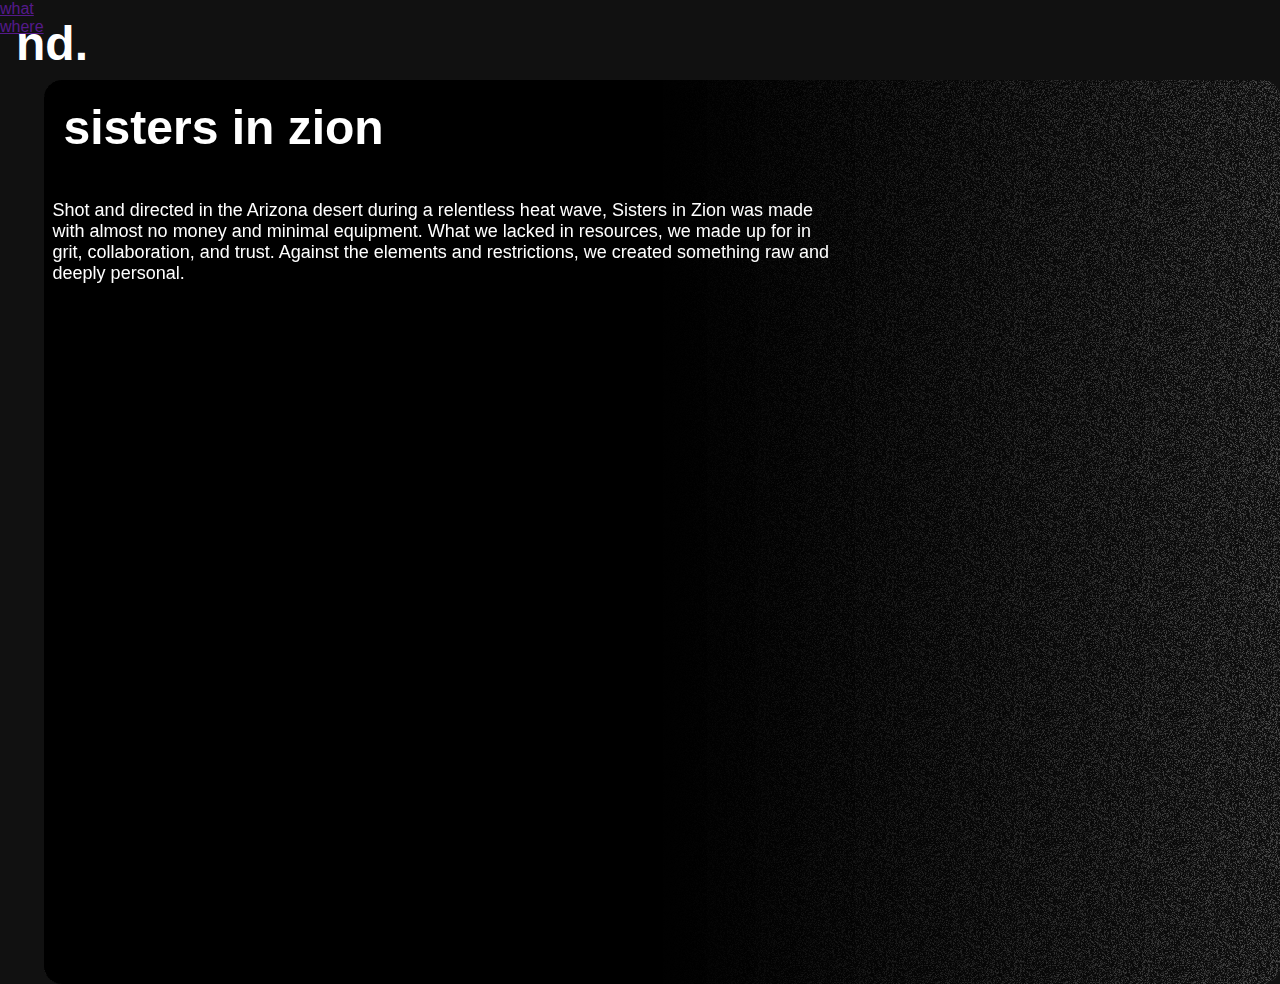
<file: pages/zion.html>
<!DOCTYPE html>
<html lang="en">
<head>
    <meta charset="UTF-8">
    <meta name="viewport" content="width=device-width, initial-scale=1.0, viewport-fit=cover">
    <meta name="theme-color" content="#000000">
    <title>ndart</title>
    <link rel="stylesheet" href="../styles.css">
    <link rel="stylesheet" href="../bgstyles.css">
    <link rel="stylesheet" href="../logostyle.css">
    <link rel="stylesheet" href="pagestyles.css">

    <!-- FONTS -->

    <link rel="preconnect" href="https://fonts.googleapis.com">
    <link rel="preconnect" href="https://fonts.gstatic.com" crossorigin>
    <link href="https://fonts.googleapis.com/css2?family=Inconsolata:wght@200..900&family=Newsreader:ital,opsz,wght@0,6..72,200..800;1,6..72,200..800&display=swap" rel="stylesheet">
</head>
<body>
    
    <div class="pageWrapper">
        
        <div class="pagesWrapper">
            <!-- <div class="bgImg"></div> -->
            <div class="headerNav">
                <a href="../index.html" class="logo">
                    <span class="short">nd.</span>
                    <span class="long">nicholas dart.</span>
                </a>
                <ul class="headerMenu">
                    <li class="menuItem">
                        <a href="">what</a>
                    </li>
                    <li class="menuItem">
                        <a href="">where</a>
                    </li>
                </ul>
            </div>
                
                <div class="contentWrapper">
                    <div class="backgroundImg"></div>
                    <div class="backgroundGrain"></div>
                    <div class="title"><h1 class="title">sisters in zion</h1> </div>
                    
                    <div class="box copyBox">
                        <p style="font: inherit">
                            Shot and directed in the Arizona desert during a relentless heat wave, Sisters in Zion was made with almost no money and minimal equipment. What we lacked in resources, we made up for in grit, collaboration, and trust. Against the elements and restrictions, we created something raw and deeply personal.
                        </p>
                    </div>
                    <div class="box videoWrapper sixteenNine">
                        <iframe src="https://player.vimeo.com/video/864370295?h=5c90cf79a6&amp;autopause=0&amp;player_id=0&amp;app_id=58479&amp;autoplay=1&amp;muted=1&amp;loop=1#t=10s" allow="autoplay; fullscreen; picture-in-picture; encrypted-media;" referrerpolicy="strict-origin-when-cross-origin"  title="Sisters in Zion" class="iframeVideo"></iframe>
                    <div class="box creditBox --sansSerif">
                        <h3 style="font: inherit;">dir. nicholas dart. starring. max kassidy. sidney rakowiecki</h3>
                    </div>
                </div>
                
            </div>
        </div>
    </div>
</body>
<script src="../app.js"></script>
</html>
</file>
<file: styles.css>
*{
    box-sizing: border-box;
    margin: 0;
    padding: 0;
    font-family: Arial, Helvetica, sans-serif;
}

.background {
    position: fixed;
    z-index: -1;
}
.whiteBoxRoundCorners{
    background: #fff;
    display: flex;
    width: 10rem;
    height: 10rem;
    margin: 1rem;
    border-radius: 1rem;
    justify-content: center;
    overflow: hidden;

}


.vimeoContainer{
    display: flex;
    left: 10vh;
}

.vimeoVideo{
    border: none;

}

.bgPoster{
    position: fixed;
    width: 10rem;
    height: 20rem;
    background: #bcff12;
    transition: opacity .4s 1s ease;

}

.vimeoContainer.is-ready .bgPoster {opacity: 0;}
</file>
<file: bgstyles.css>
.background {
    background: #1E1E1E;
    display: flex;
    flex-direction: column;
    justify-content: center;
    min-height: 100vh;
    padding-bottom: var(--header-height);
    padding-top: var(--header-height);
    scroll-behavior: none;

}

.videoDiv{
    height: 100%;
    left: 0;
    position: absolute;
    top: 0;
    width: 100%;
}

.videoOverlay {
    position: absolute;
    top: 0;
    left: 0;
    width: 100%;
    height: 100%;
    background-color: #1E1E1E;
    opacity: 0.25;
}

.bgVid{
    position: absolute;
    opacity: 0;
    width: 100%;
    height: 100%;
    object-fit: cover;
    object-position: center center; 

}

.bgVid.active{
    opacity: 1;
}

.grain{
    position: absolute;
    top: -20%;
    left: -20%;
    width: 140%;
    height: 140%;
    background-image: url(/images/noise1.jpg);
    background-repeat: repeat;
    pointer-events: none;
    opacity: 0.25;
    mix-blend-mode: multiply;

    z-index: 2;

    animation: grainMove 1s steps(1) infinite;
}

@keyframes grainMove {
  0%   { transform: translate(0%, 0%); }
  4%   { transform: translate(-2%, 1%); }
  8%   { transform: translate(1%, -3%); }
  12%  { transform: translate(3%, 2%); }
  16%  { transform: translate(-1%, 0%); }
  20%  { transform: translate(2%, -2%); }
  24%  { transform: translate(-3%, 1%); }
  28%  { transform: translate(1%, 2%); }
  32%  { transform: translate(0%, -1%); }
  36%  { transform: translate(-2%, -3%); }
  40%  { transform: translate(3%, 0%); }
  44%  { transform: translate(-1%, 2%); }
  48%  { transform: translate(2%, 3%); }
  52%  { transform: translate(-3%, -1%); }
  56%  { transform: translate(1%, -2%); }
  60%  { transform: translate(0%, 3%); }
  64%  { transform: translate(-2%, 0%); }
  68%  { transform: translate(3%, -3%); }
  72%  { transform: translate(-1%, 1%); }
  76%  { transform: translate(2%, -1%); }
  80%  { transform: translate(-3%, 2%); }
  84%  { transform: translate(0%, -2%); }
  88%  { transform: translate(1%, 3%); }
  92%  { transform: translate(-2%, -1%); }
  96%  { transform: translate(2%, 0%); }
  100% { transform: translate(0%, 0%); }
}
</file>
<file: logostyle.css>
.logo{
    position: absolute;
    cursor: pointer;
    font-family: "Newsreader", serif;
    font-size: 3rem;
    font-weight: bold;
    text-decoration: none;
    color: white;
    overflow: visible;
    margin: 1rem;
    opacity: 1;
}

.logo .long {
    position: absolute;
    pointer-events: none;
    display: flex;
    top: 0;
    left: 0;
    opacity: 0;
    width: 1rem;
    transition-delay: 0.5s;
    transition: opacity 0.5s ease;
    white-space: nowrap;
}

.logo .short {
    display: inline-block;
    opacity: 1;
    transition: opacity 0.2s ease;
    transition-delay: 0.2s;
}

.logo:hover .short {

    opacity: 0;

}

.logo:hover .long {
    transition-delay: 0.2s;
    opacity: 1;

}
</file>
<file: pages/pagestyles.css>
.pagesWrapper {
    display: flex;
    position: relative;
    height: 100%;
    background: #111;
}
.contentWrapper::-webkit-scrollbar { display: none;}

.contentWrapper {

    border-color: black;
    border-radius: 3rem;
    display: flex;

    flex-direction: column;
    position: relative;
    gap: 1rem;
    flex: 1;
    border-radius: 2dvh;
    overflow-y: auto;
    color: white;
    margin-top: 5rem;
    z-index: 1;
    /* background: linear-gradient(90deg,rgb(0, 0, 0) 0%, rgba(0, 0, 0, 1) 50%, rgba(0, 0, 0, 0) 100%); */

}

.titleWrapper {
    display: flex;
    flex-direction: column;
    width: fit-content;
    border-radius: 1rem;

    padding-top: 10px;

}

.zionWrapper {
     background: linear-gradient(90deg,rgb(0, 0, 0) 0%, rgba(0, 0, 0, 1) 50%, rgba(0, 0, 0, 0) 100%),
     url(../images/noise1.jpg) repeat 0 0 / auto, 
     url(../images/zionbg.jpg);   
     background-blend-mode: multiply;  
}

.backgroundImg{
    position: absolute;
    top: 0;
    left: 0;
    height: 100%;
    width: 100%;
    min-width: 800px;
    background: linear-gradient(90deg,rgb(0, 0, 0) 0%, rgba(0, 0, 0, 1) 50%, rgba(0, 0, 0, 0) 100%);
    z-index: -1;
    mix-blend-mode: multiply;

}
.backgroundGrain{
    position: absolute;
    overscroll-behavior: none;
    top: 0;
    left: 0;
    height: 100%;
    min-height: 100%;
    width: 100%;
    background-image: url(../images/noise1.jpg);
    background-repeat: repeat;
    z-index: -1;
    opacity: 0.25;
    mix-blend-mode: multiply;

}


.box{
    position: relative;
    border-radius: 2dvh;
    padding: 1dvh;
    height: fit-content;
    width: 100%;
    z-index: 1;
}

.copyBox{
    display: flex;
    flex-direction: column;
    font-family: Arial, Helvetica, sans-serif;
    font-size: large;
    max-width: 50rem;
    gap: 1rem;

}

.copyWrapper{
    display: flex;
    flex-direction: column;
    font-family: Arial, Helvetica, sans-serif;
    font-size: large;
    max-width: 700px;
    gap: 1rem;
    line-height: 2rem;
    padding-bottom: 2rem;
    background: #111;
    padding: 10px;
    align-self: center;
}

.quoteBox {
    position: relative;

    border-radius: 5px;
    font-size: 1.8rem;



}

.title{
    padding: 10px;
    font-family: Arial, Helvetica, sans-serif;
    /* font-family: "Newsreader", serif; */
    font-weight: light;
    font-size: 3rem;

}

.videoWrapper {
    display: flex;
    flex-direction: column;
    border: none;
    width: 100%;
    max-width: 1200px;
    max-height: 80vh;
    justify-content: flex-start;
    padding: 5px;
}


.sixteenNine {
    aspect-ratio: 16 / 9;
}

.sixteenSeven{
    aspect-ratio: 16 / 7;
}

.iframeVideo {
    transform-origin: left top;
    border: none;
    height: 100%;
    align-self: stretch;
    flex-shrink: 0;
}

.imageWrapper{
    position: sticky;
    left: 0;
    top: 0;
    width: 100%;
    height: 100%;
    z-index: -1;
}

img{
    max-width: 100%;
}

.creditBox{
    position: relative;
    top: 2rem;
    text-align: right;
    padding-right: 1rem;
    

    
}

.copyBg{
    position: relative;
    width: 100dvw;
    background: #111;
    display: flex;
    flex-direction: column;

}

.centered {
    align-self: center;
}

.headshot {
    overflow: hidden;
    width: 100%;

}



.boxBookstoreVid{
    position: relative;
    height: fit-content;
    width: 100%;
    z-index: 1;
    margin: none;
    padding: 0;
}

.grainVid {
      background-size: 50px;
}

.fixing {
    position: relative;
    width: 100%;
    height: 100%;
}

.fixingDiv {
    position: relative;
    overflow: hidden;
    width: 100%;
    aspect-ratio: 16 / 9;
    max-width: 1200px;
}
</file>
<file: aspectRatioChanger.css>
.aspectRatioChanger{
    position: relative;

    border-radius: 15px;

    height: min(50dvw, 50dvh);

    max-width: min(100%, 1200px);

    /* background: red; */
    transition: max-width 1s ease;

}

.constantVideoSize {
    position: absolute;
    border-radius: 15px;
    top: 50%;
    left: 50%;
    width: 100%;
    height: 100%;
    object-fit: cover;
    transform: translate(-50%, -50%);
}

.aspectRatioChanger:hover {
    max-width: 25%;
    transition: max-width 1s ease;
}

.gridContainer {
    max-width: 1200px;
    padding: 10px;
}

.videoGrid {
    display: inline-grid;


    width: 100%;
    grid-template-columns: auto auto;
    grid-template-rows:  min(calc(100dvw  * (1/2.6)), 462px);

}
.videoGrid2 {
    margin-top: min(3dvw, 50px);
    display: inline-grid;
    width: 100%;
    grid-template-columns: auto auto;
    grid-template-rows: min(calc(100dvw  * (1/2.6)), 462px);

}

.gridVideo {
    height: 100%;
    /* width: 100%; */
    /* border-style: solid; */
    border-width: 1px;
    border-radius: 10px;
    /* border-color: white; */
}

.arVertical {
    object-fit: cover;
    aspect-ratio: 5/9;
}



.videoGridV {
    display: grid;

    align-self: center;
    /* width: 100%; */
    height: 100%;
    grid-template-columns: 100dvw;
    grid-template-rows: 1fr 1fr;
}
</file>
